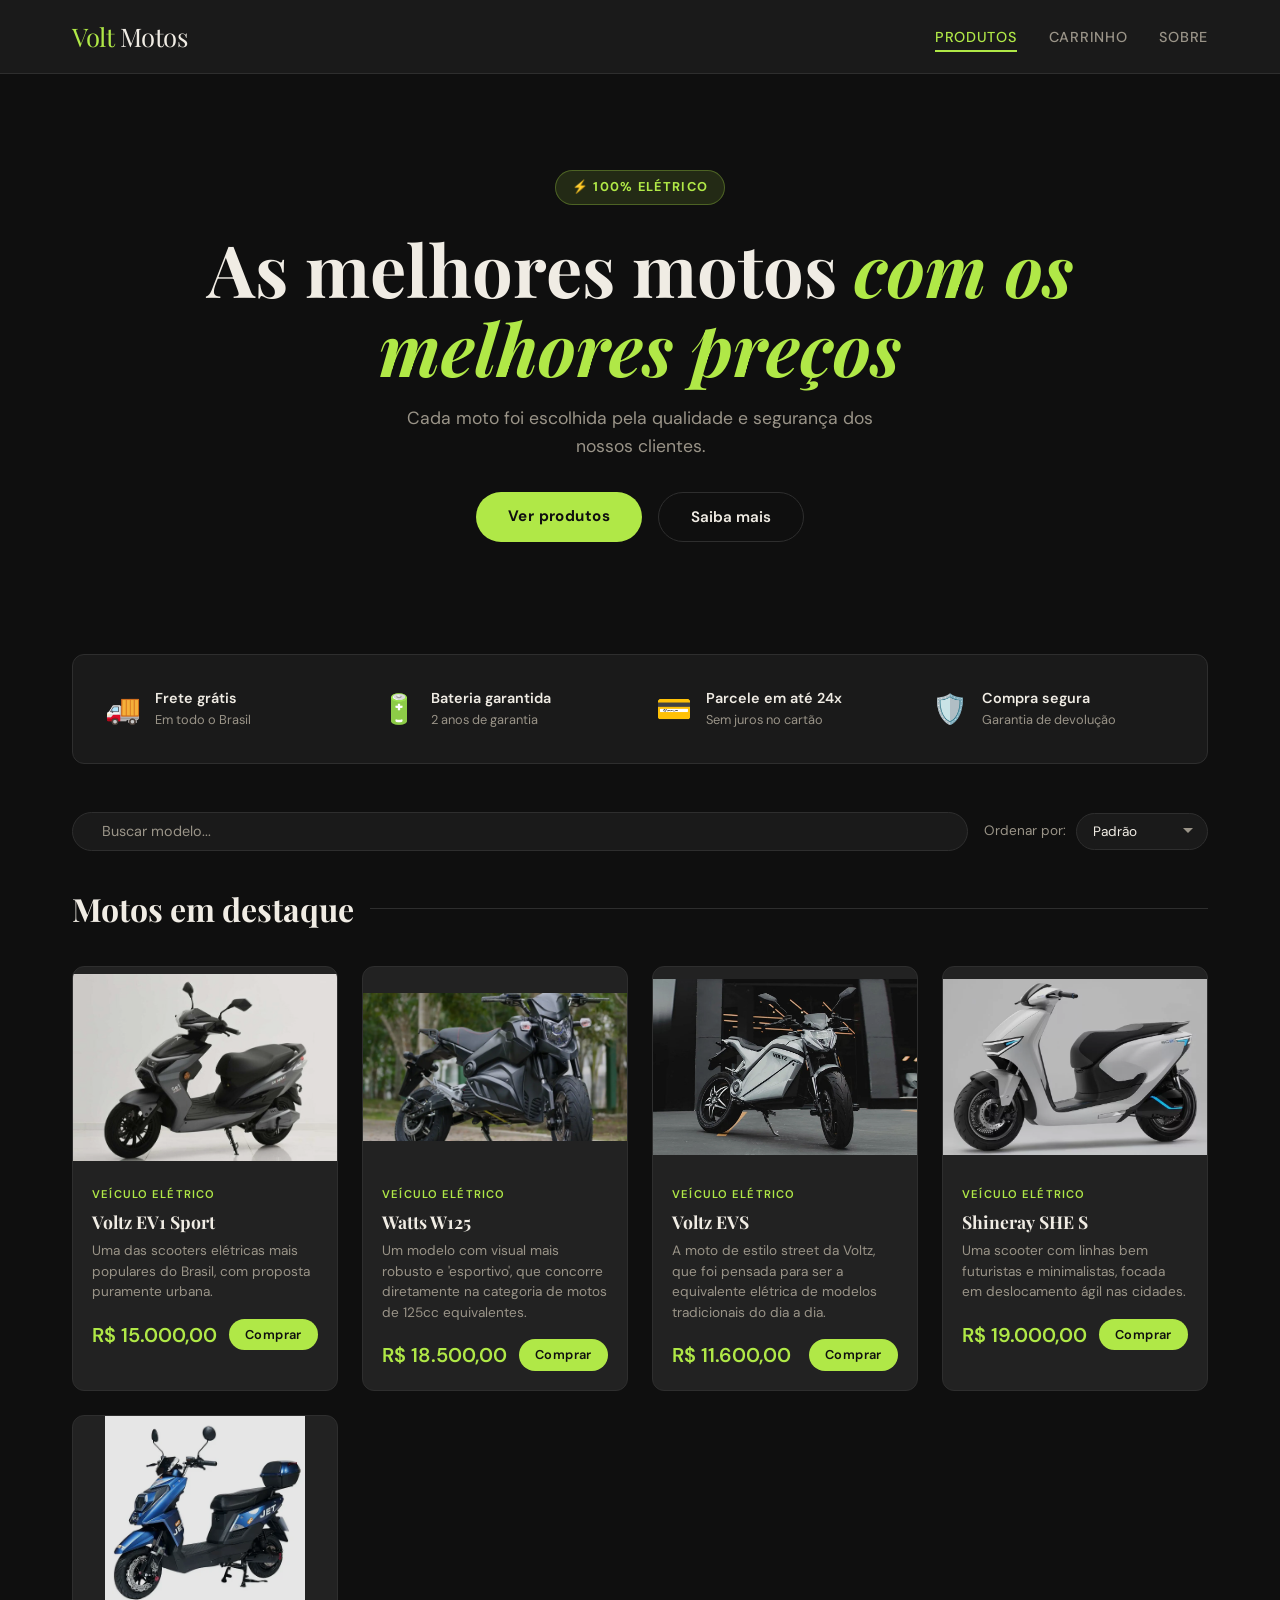
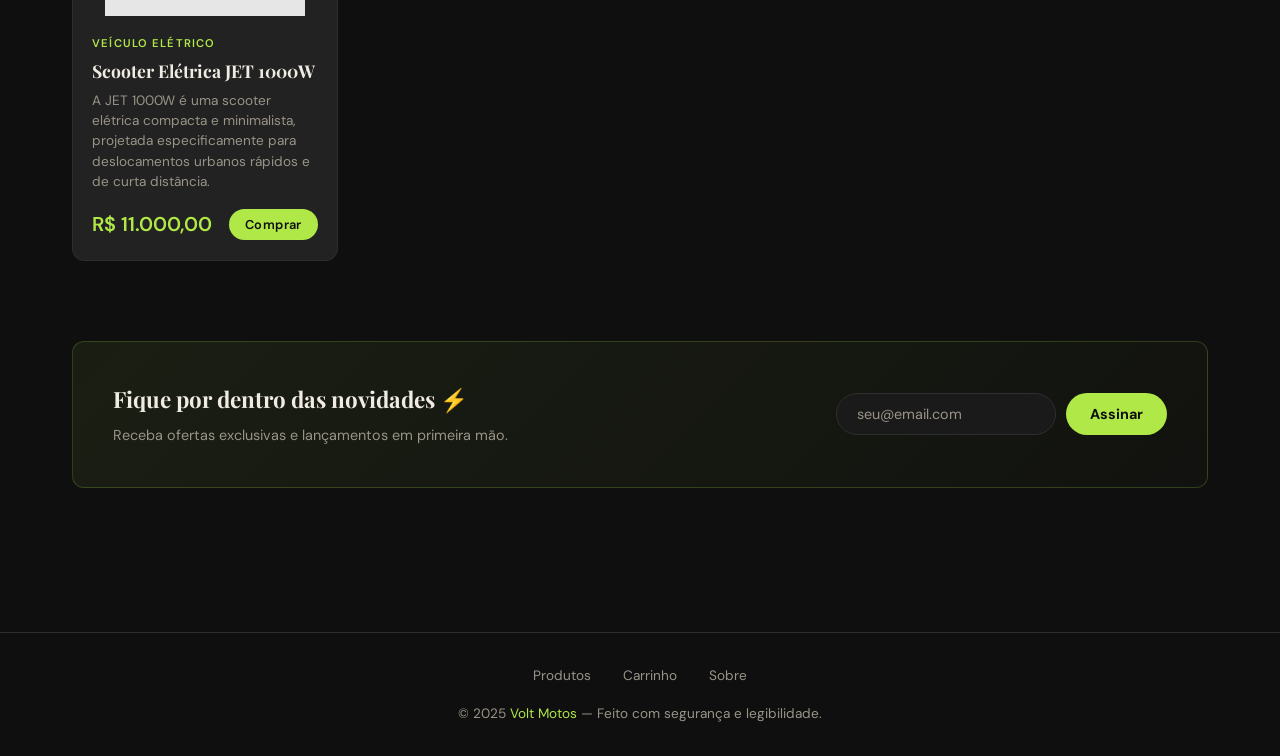
<file: index.html>
<!DOCTYPE html>
<html lang="pt-BR">
<head>
  <meta charset="UTF-8" />
  <meta name="viewport" content="width=device-width, initial-scale=1.0" />
  <title>Volt Motos — Produtos</title>
  <!-- CSS EXTERNO -->
  <link rel="stylesheet" href="src/css/estilo.css" />

  <!-- Basic Icons -->
  <link href="https://cdn.boxicons.com/3.0.8/fonts/basic/boxicons.min.css" rel="stylesheet">
  <!-- Filled Icons -->
  <link href="https://cdn.boxicons.com/3.0.8/fonts/filled/boxicons-filled.min.css" rel="stylesheet">
  <!-- Brand Icons -->
  <link href="https://cdn.boxicons.com/3.0.8/fonts/brands/boxicons-brands.min.css" rel="stylesheet">
</head>
<body>

  <header>
    <nav>
      <a class="logo" href="/index.html">Volt <span>Motos</span></a>
      <ul>
        <li><a href="/index.html" class="ativo"><i class="bx bx-shopping-bag"></i> Produtos</a></li>
        <li><a href="/src/pages/loja.html"><i class="bx bx-cart"></i> Carrinho</a></li>
        <li><a href="/src/pages/sobre.html"><i class="bx-globe-alt-2"></i> Sobre</a></li>
      </ul>
    </nav>
  </header>

  <main>
    <section class="hero">
      <div class="hero-badge">⚡ 100% Elétrico</div>
      <h1>As melhores motos <em>com os melhores preços</em></h1>
      <p>Cada moto foi escolhida pela qualidade e segurança dos nossos clientes.</p>
      <div class="hero-btns">
        <a href="#grade-produtos" class="btn-hero-primario">Ver produtos</a>
        <a href="/src/pages/sobre.html" class="btn-hero-secundario">Saiba mais</a>
      </div>
    </section>

    <!-- VANTAGENS -->
    <section class="vantagens" aria-label="Vantagens">
      <div class="vantagem-item">
        <span class="vantagem-icone">🚚</span>
        <div>
          <strong>Frete grátis</strong>
          <p>Em todo o Brasil</p>
        </div>
      </div>
      <div class="vantagem-item">
        <span class="vantagem-icone">🔋</span>
        <div>
          <strong>Bateria garantida</strong>
          <p>2 anos de garantia</p>
        </div>
      </div>
      <div class="vantagem-item">
        <span class="vantagem-icone">💳</span>
        <div>
          <strong>Parcele em até 24x</strong>
          <p>Sem juros no cartão</p>
        </div>
      </div>
      <div class="vantagem-item">
        <span class="vantagem-icone">🛡️</span>
        <div>
          <strong>Compra segura</strong>
          <p>Garantia de devolução</p>
        </div>
      </div>
    </section>

    <!-- BUSCA E FILTRO -->
    <div class="barra-filtros">
      <div class="campo-busca">
        <i class="bx bx-search"></i>
        <input
          type="text"
          id="campo-busca"
          placeholder="Buscar modelo..."
          aria-label="Buscar produto"
          oninput="filtrarProdutos()"
        />
      </div>
      <div class="filtros-preco">
        <span class="filtro-label">Ordenar por:</span>
        <select id="select-ordem" onchange="filtrarProdutos()" aria-label="Ordenar produtos">
          <option value="padrao">Padrão</option>
          <option value="menor">Menor preço</option>
          <option value="maior">Maior preço</option>
        </select>
      </div>
    </div>

    <h2 class="section-titulo">Motos em destaque</h2>

    <!-- Os cards são inseridos aqui via JavaScript/DOM -->
    <section id="grade-produtos" aria-label="Grade de produtos"></section>

    <p id="sem-resultados" class="sem-resultados" style="display:none;">
      Nenhuma moto encontrada para "<span id="termo-buscado"></span>".
    </p>

    <!-- NEWSLETTER -->
    <section class="newsletter">
      <div class="newsletter-conteudo">
        <div>
          <h3>Fique por dentro das novidades ⚡</h3>
          <p>Receba ofertas exclusivas e lançamentos em primeira mão.</p>
        </div>
        <form class="newsletter-form" onsubmit="assinarNewsletter(event)">
          <input type="email" placeholder="seu@email.com" required aria-label="E-mail para newsletter" />
          <button type="submit">Assinar</button>
        </form>
      </div>
    </section>
  </main>

  <footer>
    <div class="footer-links">
      <a href="/index.html">Produtos</a>
      <a href="/src/pages/loja.html">Carrinho</a>
      <a href="/src/pages/sobre.html">Sobre</a>
    </div>
    <p>© 2025 <span>Volt Motos</span> — Feito com segurança e legibilidade.</p>
  </footer>

  <!-- JS EXTERNO -->
  <script src="src/js/script.js"></script>
</body>
</html>
</file>
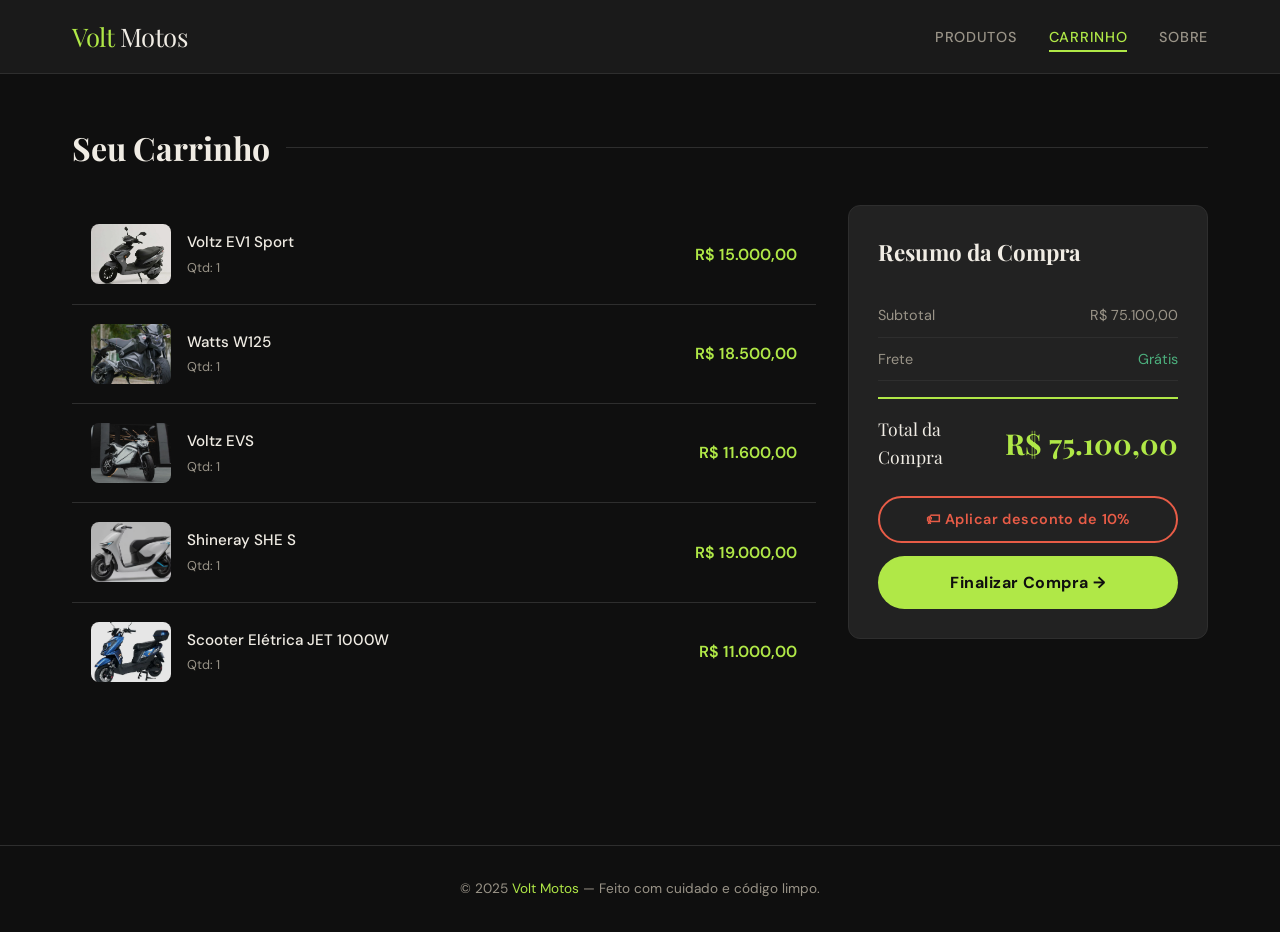
<file: src/pages/loja.html>
<!DOCTYPE html>
<html lang="pt-BR">
<head>
  <meta charset="UTF-8" />
  <meta name="viewport" content="width=device-width, initial-scale=1.0" />
  <title>Volt Motos — Carrinho</title>
  <link rel="stylesheet" href="/src/css/estilo.css" />

  <!-- Basic Icons -->
  <link href="https://cdn.boxicons.com/3.0.8/fonts/basic/boxicons.min.css" rel="stylesheet">
  <!-- Filled Icons -->
  <link href="https://cdn.boxicons.com/3.0.8/fonts/filled/boxicons-filled.min.css" rel="stylesheet">
  <!-- Brand Icons -->
  <link href="https://cdn.boxicons.com/3.0.8/fonts/brands/boxicons-brands.min.css" rel="stylesheet">
</head>
<body>

  <header>
    <nav>
      <a class="logo" href="/index.html">Volt <span>Motos</span></a>
      <ul>
        <li><a href="/index.html"><i class="bx bx-shopping-bag"></i> Produtos</a></li>
        <li><a href="loja.html"><i class="bx bx-cart"></i> Carrinho</a></li>
        <li><a href="sobre.html"><i class="bx-globe-alt-2"></i> Sobre</a></li>
      </ul>
    </nav>
  </header>

  <main>
    <h1 class="section-titulo">Seu Carrinho</h1>

    <div class="carrinho-wrapper">

      <!-- Lista de itens — populada via JavaScript/DOM -->
      <section aria-label="Itens do carrinho">
        <ul id="lista-carrinho" style="list-style:none; padding:0;">
          <!-- Itens inseridos dinamicamente -->
        </ul>
      </section>

      <!-- Resumo financeiro -->
      <aside class="resumo-financeiro">
        <h2 class="resumo-titulo">Resumo da Compra</h2>

        <div class="resumo-linha">
          <span>Subtotal</span>
          <span id="subtotal">R$ 0,00</span>
        </div>

        <div class="resumo-linha">
          <span>Frete</span>
          <span style="color: var(--cor-sucesso);">Grátis</span>
        </div>

        <!-- Linha de desconto — oculta até aplicar -->
        <div
          class="resumo-linha"
          id="linha-desconto"
          style="display: none;"
        >
          <span>Desconto (10%)</span>
          <span></span>
        </div>

        <div class="resumo-total">
          <span class="resumo-total-label">Total da Compra</span>
          <!-- Elemento atualizado via DOM com o valor calculado pelo Reduce -->
          <span id="total-compra">R$ 0,00</span>
        </div>

        <!-- Botão de desconto usando Reduce -->
        <button class="btn-desconto" id="btn-desconto">
          🏷 Aplicar desconto de 10%
        </button>

        <button class="btn-finalizar">
          Finalizar Compra →
        </button>
      </aside>

    </div>
  </main>

  <footer>
    <p>© 2025 <span>Volt Motos</span> — Feito com cuidado e código limpo.</p>
  </footer>

  <script src="/src/js/script.js"></script>
</body>
</html>
</file>
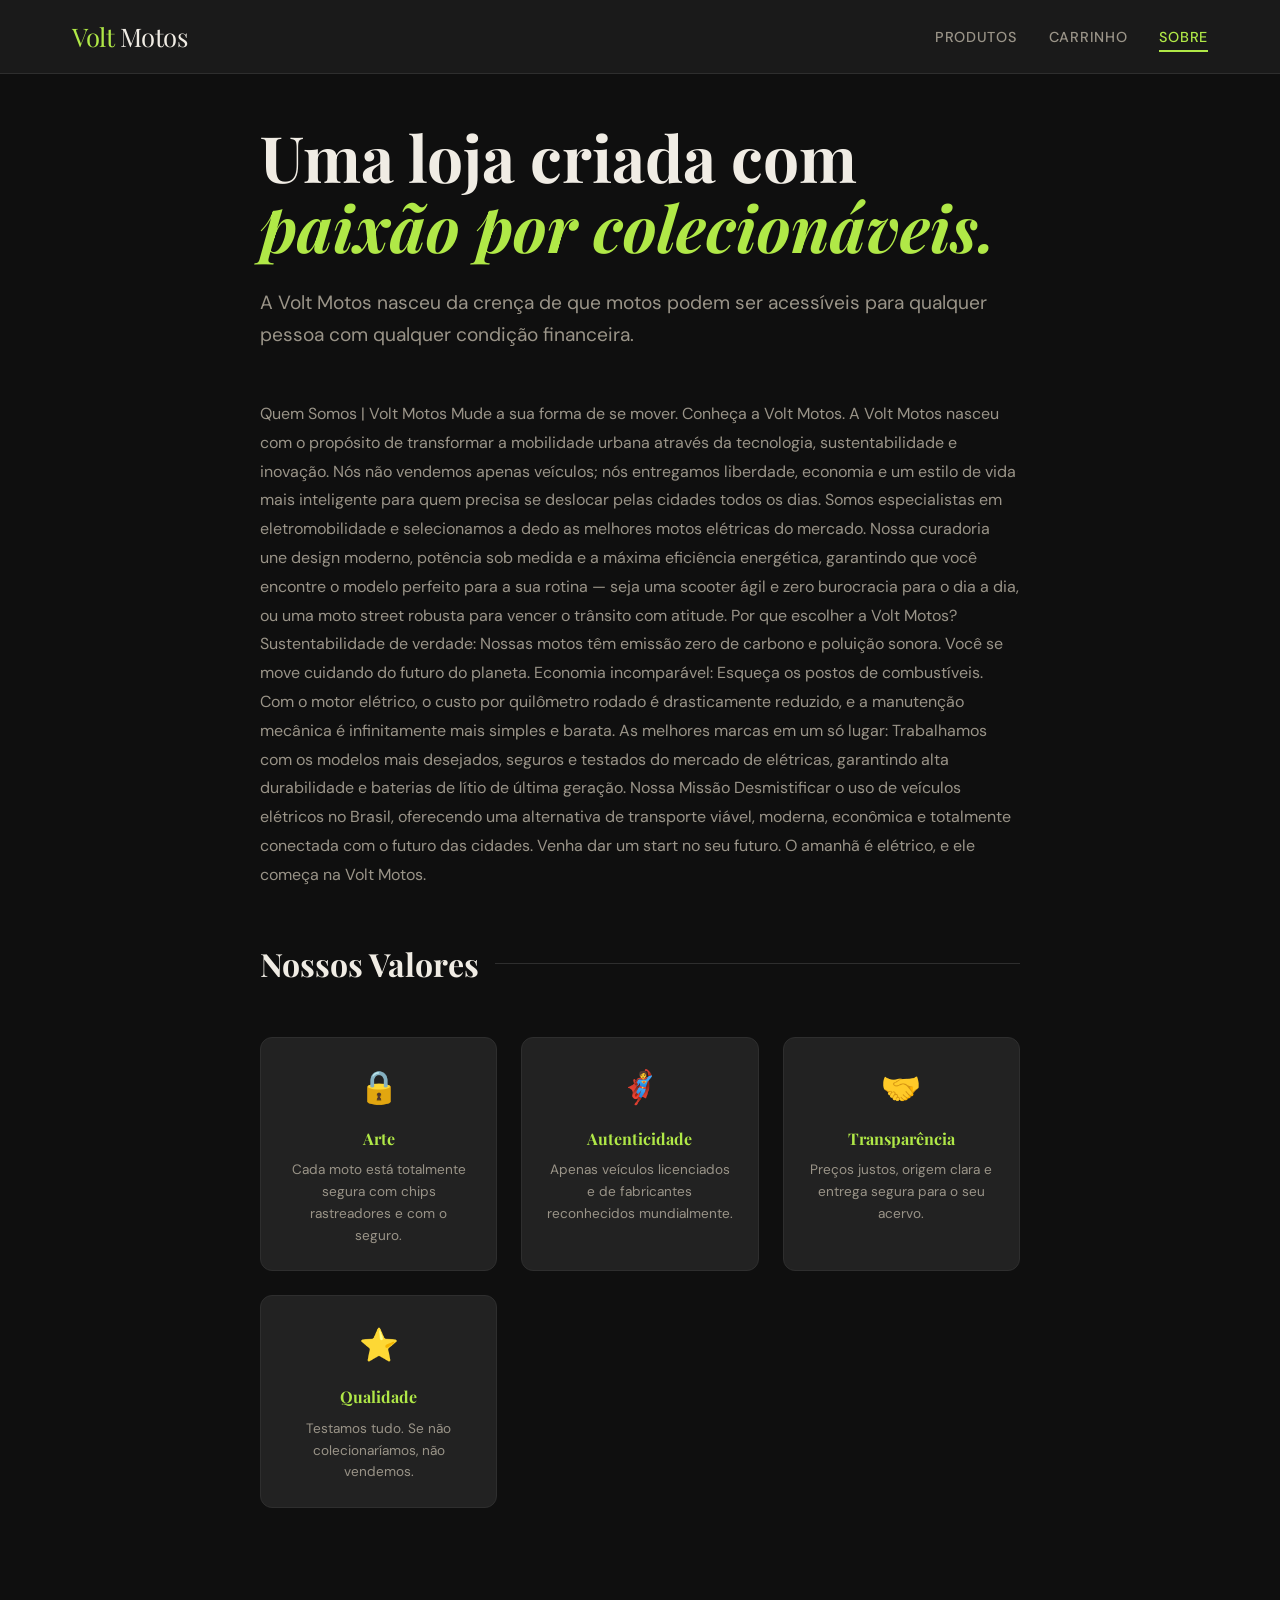
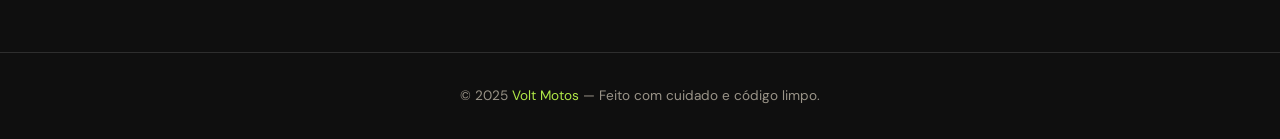
<file: src/pages/sobre.html>
<!DOCTYPE html>
<html lang="pt-BR">
<head>
  <meta charset="UTF-8" />
  <meta name="viewport" content="width=device-width, initial-scale=1.0" />
  <title>Volt Motos — Nossa História</title>
  <link rel="stylesheet" href="/src/css/estilo.css"/>

  <!-- Basic Icons -->
  <link href="https://cdn.boxicons.com/3.0.8/fonts/basic/boxicons.min.css" rel="stylesheet">
  <!-- Filled Icons -->
  <link href="https://cdn.boxicons.com/3.0.8/fonts/filled/boxicons-filled.min.css" rel="stylesheet">
  <!-- Brand Icons -->
  <link href="https://cdn.boxicons.com/3.0.8/fonts/brands/boxicons-brands.min.css" rel="stylesheet">
</head>
<body>

  <header>
    <nav>
      <a class="logo" href="/index.html">Volt <span>Motos</span></a>
      <ul>
        <li><a href="/index.html"><i class="bx bx-shopping-bag"></i> Produtos</a></li>
        <li><a href="loja.html"><i class="bx bx-cart"></i> Carrinho</a></li>
        <li><a href="sobre.html"><i class="bx-globe-alt-2"></i> Sobre</a></li>
      </ul>
    </nav>
  </header>

  <main>
    <article class="sobre-hero">

      <h1>Uma loja criada com <em>paixão por colecionáveis.</em></h1>
      <p class="lead">
        A Volt Motos nasceu da crença de que motos podem ser acessíveis para qualquer pessoa com qualquer condição financeira.
      </p>

      <section class="sobre-historia">
        <p>
          Quem Somos | Volt Motos
Mude a sua forma de se mover. Conheça a Volt Motos.
A Volt Motos nasceu com o propósito de transformar a mobilidade urbana através da tecnologia, sustentabilidade e inovação. Nós não vendemos apenas veículos; nós entregamos liberdade, economia e um estilo de vida mais inteligente para quem precisa se deslocar pelas cidades todos os dias.

Somos especialistas em eletromobilidade e selecionamos a dedo as melhores motos elétricas do mercado. Nossa curadoria une design moderno, potência sob medida e a máxima eficiência energética, garantindo que você encontre o modelo perfeito para a sua rotina — seja uma scooter ágil e zero burocracia para o dia a dia, ou uma moto street robusta para vencer o trânsito com atitude.

Por que escolher a Volt Motos?
Sustentabilidade de verdade: Nossas motos têm emissão zero de carbono e poluição sonora. Você se move cuidando do futuro do planeta.

Economia incomparável: Esqueça os postos de combustíveis. Com o motor elétrico, o custo por quilômetro rodado é drasticamente reduzido, e a manutenção mecânica é infinitamente mais simples e barata.

As melhores marcas em um só lugar: Trabalhamos com os modelos mais desejados, seguros e testados do mercado de elétricas, garantindo alta durabilidade e baterias de lítio de última geração.

Nossa Missão
Desmistificar o uso de veículos elétricos no Brasil, oferecendo uma alternativa de transporte viável, moderna, econômica e totalmente conectada com o futuro das cidades.

Venha dar um start no seu futuro. O amanhã é elétrico, e ele começa na Volt Motos.  
        </p>
      </section>

      <section aria-label="Nossos valores">
        <h2 class="section-titulo" style="margin-top: 3rem;">Nossos Valores</h2>
        <div class="sobre-valores">
          <div class="valor-card">
            <span class="valor-icone">🔒</span>
            <h3>Arte</h3>
            <p>Cada moto está totalmente segura com chips rastreadores e com o seguro.</p>
          </div>
          <div class="valor-card">
            <span class="valor-icone">🦸</span>
            <h3>Autenticidade</h3>
            <p>Apenas veículos licenciados e de fabricantes reconhecidos mundialmente.</p>
          </div>
          <div class="valor-card">
            <span class="valor-icone">🤝</span>
            <h3>Transparência</h3>
            <p>Preços justos, origem clara e entrega segura para o seu acervo.</p>
          </div>
          <div class="valor-card">
            <span class="valor-icone">⭐</span>
            <h3>Qualidade</h3>
            <p>Testamos tudo. Se não colecionaríamos, não vendemos.</p>
          </div>
        </div>
      </section>

    </article>
  </main>

  <footer>
    <p>© 2025 <span>Volt Motos</span> — Feito com cuidado e código limpo.</p>
  </footer>

  <script src="/src/js/script.js"></script>
</body>
</html>
</file>
<file: src/css/estilo.css>
@import url('https://fonts.googleapis.com/css2?family=Playfair+Display:wght@700;900&family=DM+Sans:wght@300;400;500;600&display=swap');

:root {
  --cor-fundo: #0f0f0f;
  --cor-superficie: #1a1a1a;
  --cor-card: #222222;
  --cor-borda: #2e2e2e;
  --cor-acento: #b0e847;
  --cor-acento2: #fafafa;
  --cor-texto: #f0ece4;
  --cor-texto-suave: #9a9488;
  --cor-sucesso: #4caf7d;
  --cor-desconto: #e85c47;
  --fonte-titulo: 'Playfair Display', serif;
  --fonte-corpo: 'DM Sans', sans-serif;
  --raio: 12px;
  --sombra: 0 8px 32px rgba(0,0,0,0.4);
  --transicao: all 0.3s cubic-bezier(0.4, 0, 0.2, 1);
}

* {
  margin: 0;
  padding: 0;
  box-sizing: border-box;
}

html {
  scroll-behavior: smooth;
}

body {
  background-color: var(--cor-fundo);
  color: var(--cor-texto);
  font-family: var(--fonte-corpo);
  font-weight: 400;
  line-height: 1.6;
  min-height: 100vh;
}

/* ===== HEADER / NAV ===== */
header {
  background: var(--cor-superficie);
  border-bottom: 1px solid var(--cor-borda);
  position: sticky;
  top: 0;
  z-index: 100;
  backdrop-filter: blur(10px);
}

nav {
  max-width: 1200px;
  margin: 0 auto;
  padding: 1rem 2rem;
  display: flex;
  align-items: center;
  justify-content: space-between;
}

.logo {
  font-family: var(--fonte-titulo);
  font-size: 1.6rem;
  color: var(--cor-acento);
  text-decoration: none;
  letter-spacing: -0.5px;
}

.logo span {
  color: var(--cor-texto);
}

nav ul {
  list-style: none;
  display: flex;
  gap: 2rem;
}

nav ul li a {
  color: var(--cor-texto-suave);
  text-decoration: none;
  font-weight: 500;
  font-size: 0.9rem;
  letter-spacing: 0.05em;
  text-transform: uppercase;
  transition: var(--transicao);
  padding: 0.3rem 0;
  border-bottom: 2px solid transparent;
}

nav ul li a:hover,
nav ul li a.ativo {
  color: var(--cor-acento);
  border-bottom-color: var(--cor-acento);
}

/* ===== MAIN ===== */
main {
  max-width: 1200px;
  margin: 0 auto;
  padding: 3rem 2rem;
}

/* ===== HERO ===== */
.hero {
  text-align: center;
  margin-bottom: 4rem;
  padding: 3rem 0;
}

.hero h1 {
  font-family: var(--fonte-titulo);
  font-size: clamp(2.5rem, 6vw, 4.5rem);
  line-height: 1.1;
  margin-bottom: 1rem;
  color: var(--cor-texto);
}

.hero h1 em {
  color: var(--cor-acento);
  font-style: italic;
}

.hero p {
  color: var(--cor-texto-suave);
  font-size: 1.1rem;
  max-width: 500px;
  margin: 0 auto;
}

/* ===== SECTION TITLE ===== */
.section-titulo {
  font-family: var(--fonte-titulo);
  font-size: 2rem;
  margin-bottom: 2rem;
  color: var(--cor-texto);
  display: flex;
  align-items: center;
  gap: 1rem;
}

.section-titulo::after {
  content: '';
  flex: 1;
  height: 1px;
  background: var(--cor-borda);
}

/* ===== GRID DE PRODUTOS ===== */
#grade-produtos {
  display: grid;
  grid-template-columns: repeat(auto-fill, minmax(220px, 1fr));
  gap: 1.5rem;
}

/* ===== CARD DE PRODUTO ===== */
.card-produto {
  background: var(--cor-card);
  border: 1px solid var(--cor-borda);
  border-radius: var(--raio);
  overflow: hidden;
  transition: var(--transicao);
  cursor: pointer;
  animation: fadeInUp 0.5s ease both;
}

.card-produto:hover {
  border-color: var(--cor-acento);
  transform: translateY(-6px);
  box-shadow: var(--sombra), 0 0 0 1px var(--cor-acento);
}

.card-produto img {
  width: 100%;
  height: 200px;
  object-fit: contain;
  object-position: center;
  display: block;
  filter: brightness(0.9);
  transition: var(--transicao);
}

.card-produto:hover img {
  filter: brightness(1.05);
}

.card-info {
  padding: 1.2rem;
}

.card-categoria {
  font-size: 0.7rem;
  text-transform: uppercase;
  letter-spacing: 0.1em;
  color: var(--cor-acento);
  font-weight: 600;
  margin-bottom: 0.4rem;
}

.card-nome {
  font-family: var(--fonte-titulo);
  font-size: 1.1rem;
  margin-bottom: 0.5rem;
  color: var(--cor-texto);
  line-height: 1.3;
}

.card-descricao {
  font-size: 0.85rem;
  color: var(--cor-texto-suave);
  margin-bottom: 1rem;
  line-height: 1.5;
}

.card-rodape {
  display: flex;
  align-items: center;
  justify-content: space-between;
}

.card-preco {
  font-size: 1.25rem;
  font-weight: 600;
  color: var(--cor-acento);
}

.btn-comprar {
  background: var(--cor-acento);
  color: var(--cor-fundo);
  border: none;
  padding: 0.45rem 1rem;
  border-radius: 50px;
  font-family: var(--fonte-corpo);
  font-size: 0.8rem;
  font-weight: 600;
  cursor: pointer;
  transition: var(--transicao);
  letter-spacing: 0.03em;
}

.btn-comprar:hover {
  background: var(--cor-acento2);
  transform: scale(1.05);
}

/* ===== CARRINHO ===== */
.carrinho-wrapper {
  display: grid;
  grid-template-columns: 1fr 360px;
  gap: 2rem;
  align-items: start;
}

@media (max-width: 768px) {
  .carrinho-wrapper {
    grid-template-columns: 1fr;
  }
}

.lista-carrinho {
  background: var(--cor-card);
  border: 1px solid var(--cor-borda);
  border-radius: var(--raio);
  overflow: hidden;
}

.item-carrinho {
  display: grid;
  grid-template-columns: 80px 1fr auto;
  gap: 1rem;
  align-items: center;
  padding: 1.2rem;
  border-bottom: 1px solid var(--cor-borda);
  transition: var(--transicao);
}

.item-carrinho:last-child {
  border-bottom: none;
}

.item-carrinho:hover {
  background: rgba(232, 197, 71, 0.04);
}

.item-img {
  width: 80px;
  height: 60px;
  object-fit: cover;
  border-radius: 8px;
  filter: brightness(0.9);
}

.item-nome {
  font-weight: 500;
  font-size: 0.95rem;
  margin-bottom: 0.2rem;
}

.item-qtd {
  font-size: 0.8rem;
  color: var(--cor-texto-suave);
}

.item-preco {
  font-weight: 600;
  color: var(--cor-acento);
  font-size: 1rem;
  white-space: nowrap;
}

/* ===== RESUMO FINANCEIRO ===== */
.resumo-financeiro {
  background: var(--cor-card);
  border: 1px solid var(--cor-borda);
  border-radius: var(--raio);
  padding: 1.8rem;
  position: sticky;
  top: 90px;
}

.resumo-titulo {
  font-family: var(--fonte-titulo);
  font-size: 1.4rem;
  margin-bottom: 1.5rem;
  color: var(--cor-texto);
}

.resumo-linha {
  display: flex;
  justify-content: space-between;
  align-items: center;
  padding: 0.6rem 0;
  font-size: 0.9rem;
  color: var(--cor-texto-suave);
  border-bottom: 1px solid var(--cor-borda);
}

.resumo-linha:last-of-type {
  border-bottom: none;
}

.resumo-total {
  display: flex;
  justify-content: space-between;
  align-items: center;
  margin-top: 1rem;
  padding-top: 1rem;
  border-top: 2px solid var(--cor-acento);
}

.resumo-total-label {
  font-family: var(--fonte-titulo);
  font-size: 1.1rem;
  color: var(--cor-texto);
}

#total-compra {
  font-family: var(--fonte-titulo);
  font-size: 1.8rem;
  color: var(--cor-acento);
  font-weight: 700;
}

.btn-desconto {
  width: 100%;
  margin-top: 1.5rem;
  background: transparent;
  border: 2px solid var(--cor-desconto);
  color: var(--cor-desconto);
  padding: 0.8rem;
  border-radius: 50px;
  font-family: var(--fonte-corpo);
  font-size: 0.9rem;
  font-weight: 600;
  cursor: pointer;
  transition: var(--transicao);
  letter-spacing: 0.03em;
  display: flex;
  align-items: center;
  justify-content: center;
  gap: 0.5rem;
}

.btn-desconto:hover {
  background: var(--cor-desconto);
  color: white;
  transform: scale(1.02);
}

.btn-desconto:disabled {
  opacity: 0.5;
  cursor: not-allowed;
  transform: none;
}

.badge-desconto {
  display: inline-block;
  background: var(--cor-desconto);
  color: white;
  font-size: 0.7rem;
  padding: 0.15rem 0.5rem;
  border-radius: 50px;
  font-weight: 700;
}

.btn-finalizar {
  width: 100%;
  margin-top: 0.8rem;
  background: var(--cor-acento);
  border: none;
  color: var(--cor-fundo);
  padding: 1rem;
  border-radius: 50px;
  font-family: var(--fonte-corpo);
  font-size: 1rem;
  font-weight: 700;
  cursor: pointer;
  transition: var(--transicao);
  letter-spacing: 0.03em;
}

.btn-finalizar:hover {
  background: var(--cor-acento2);
  transform: scale(1.02);
}

/* ===== SOBRE ===== */
.sobre-hero {
  max-width: 760px;
  margin: 0 auto;
}

.sobre-hero h1 {
  font-family: var(--fonte-titulo);
  font-size: clamp(2.5rem, 5vw, 4rem);
  line-height: 1.1;
  margin-bottom: 1.5rem;
}

.sobre-hero h1 em {
  color: var(--cor-acento);
  font-style: italic;
}

.sobre-hero .lead {
  font-size: 1.2rem;
  color: var(--cor-texto-suave);
  margin-bottom: 3rem;
  line-height: 1.7;
}

.sobre-historia p {
  font-size: 1rem;
  line-height: 1.8;
  color: var(--cor-texto-suave);
  margin-bottom: 1.5rem;
}

.sobre-historia p strong {
  color: var(--cor-texto);
}

.sobre-valores {
  display: grid;
  grid-template-columns: repeat(auto-fit, minmax(180px, 1fr));
  gap: 1.5rem;
  margin-top: 3rem;
}

.valor-card {
  background: var(--cor-card);
  border: 1px solid var(--cor-borda);
  border-radius: var(--raio);
  padding: 1.5rem;
  text-align: center;
  transition: var(--transicao);
}

.valor-card:hover {
  border-color: var(--cor-acento);
  transform: translateY(-4px);
}

.valor-icone {
  font-size: 2rem;
  margin-bottom: 0.8rem;
  display: block;
}

.valor-card h3 {
  font-family: var(--fonte-titulo);
  font-size: 1rem;
  color: var(--cor-acento);
  margin-bottom: 0.5rem;
}

.valor-card p {
  font-size: 0.85rem;
  color: var(--cor-texto-suave);
}

/* ===== FOOTER ===== */
footer {
  margin-top: 6rem;
  border-top: 1px solid var(--cor-borda);
  text-align: center;
  padding: 2rem;
  color: var(--cor-texto-suave);
  font-size: 0.85rem;
}

footer span {
  color: var(--cor-acento);
}

/* ===== ANIMAÇÕES ===== */
@keyframes fadeInUp {
  from {
    opacity: 0;
    transform: translateY(24px);
  }
  to {
    opacity: 1;
    transform: translateY(0);
  }
}

.card-produto:nth-child(1) { animation-delay: 0.05s; }
.card-produto:nth-child(2) { animation-delay: 0.1s; }
.card-produto:nth-child(3) { animation-delay: 0.15s; }
.card-produto:nth-child(4) { animation-delay: 0.2s; }
.card-produto:nth-child(5) { animation-delay: 0.25s; }

/* ===== NOTIFICAÇÃO ===== */
.notificacao {
  position: fixed;
  bottom: 2rem;
  right: 2rem;
  background: var(--cor-sucesso);
  color: white;
  padding: 0.8rem 1.5rem;
  border-radius: 50px;
  font-size: 0.9rem;
  font-weight: 600;
  box-shadow: 0 4px 20px rgba(76, 175, 125, 0.4);
  transform: translateY(100px);
  opacity: 0;
  transition: all 0.4s cubic-bezier(0.34, 1.56, 0.64, 1);
  z-index: 999;
}

.notificacao.visivel {
  transform: translateY(0);
  opacity: 1;
}

/* ===== HERO — MELHORIAS ===== */
.hero-badge {
  display: inline-block;
  background: rgba(176, 232, 71, 0.12);
  border: 1px solid rgba(176, 232, 71, 0.3);
  color: var(--cor-acento);
  font-size: 0.8rem;
  font-weight: 700;
  letter-spacing: 0.1em;
  text-transform: uppercase;
  padding: 0.4rem 1rem;
  border-radius: 50px;
  margin-bottom: 1.5rem;
}

.hero-btns {
  display: flex;
  gap: 1rem;
  justify-content: center;
  margin-top: 2rem;
  flex-wrap: wrap;
}

.btn-hero-primario {
  background: var(--cor-acento);
  color: var(--cor-fundo);
  padding: 0.75rem 2rem;
  border-radius: 50px;
  font-weight: 700;
  font-size: 0.95rem;
  text-decoration: none;
  transition: var(--transicao);
  letter-spacing: 0.03em;
}

.btn-hero-primario:hover {
  background: var(--cor-acento2);
  transform: scale(1.04);
}

.btn-hero-secundario {
  background: transparent;
  color: var(--cor-texto);
  padding: 0.75rem 2rem;
  border-radius: 50px;
  font-weight: 600;
  font-size: 0.95rem;
  text-decoration: none;
  border: 1px solid var(--cor-borda);
  transition: var(--transicao);
}

.btn-hero-secundario:hover {
  border-color: var(--cor-acento);
  color: var(--cor-acento);
}

/* ===== VANTAGENS ===== */
.vantagens {
  display: grid;
  grid-template-columns: repeat(auto-fit, minmax(200px, 1fr));
  gap: 1rem;
  margin-bottom: 3rem;
  padding: 1.5rem;
  background: var(--cor-superficie);
  border: 1px solid var(--cor-borda);
  border-radius: var(--raio);
}

.vantagem-item {
  display: flex;
  align-items: center;
  gap: 0.9rem;
  padding: 0.5rem;
}

.vantagem-icone {
  font-size: 1.8rem;
  line-height: 1;
  flex-shrink: 0;
}

.vantagem-item strong {
  display: block;
  font-size: 0.9rem;
  color: var(--cor-texto);
  font-weight: 600;
}

.vantagem-item p {
  font-size: 0.8rem;
  color: var(--cor-texto-suave);
  margin: 0;
}

/* ===== BARRA DE FILTROS ===== */
.barra-filtros {
  display: flex;
  align-items: center;
  gap: 1rem;
  margin-bottom: 2rem;
  flex-wrap: wrap;
}

.campo-busca {
  flex: 1;
  min-width: 200px;
  display: flex;
  align-items: center;
  gap: 0.6rem;
  background: var(--cor-superficie);
  border: 1px solid var(--cor-borda);
  border-radius: 50px;
  padding: 0.6rem 1.2rem;
  transition: var(--transicao);
}

.campo-busca:focus-within {
  border-color: var(--cor-acento);
  box-shadow: 0 0 0 3px rgba(176, 232, 71, 0.1);
}

.campo-busca i {
  color: var(--cor-texto-suave);
  font-size: 1.1rem;
  flex-shrink: 0;
}

.campo-busca input {
  background: transparent;
  border: none;
  outline: none;
  color: var(--cor-texto);
  font-family: var(--fonte-corpo);
  font-size: 0.9rem;
  width: 100%;
}

.campo-busca input::placeholder {
  color: var(--cor-texto-suave);
}

.filtros-preco {
  display: flex;
  align-items: center;
  gap: 0.6rem;
  flex-shrink: 0;
}

.filtro-label {
  font-size: 0.85rem;
  color: var(--cor-texto-suave);
  white-space: nowrap;
}

.filtros-preco select {
  background: var(--cor-superficie);
  border: 1px solid var(--cor-borda);
  color: var(--cor-texto);
  font-family: var(--fonte-corpo);
  font-size: 0.85rem;
  padding: 0.55rem 1rem;
  border-radius: 50px;
  outline: none;
  cursor: pointer;
  transition: var(--transicao);
  appearance: none;
  padding-right: 2rem;
  background-image: url("data:image/svg+xml,%3Csvg xmlns='http://www.w3.org/2000/svg' width='12' height='8' viewBox='0 0 12 8'%3E%3Cpath fill='%239a9488' d='M1 1l5 5 5-5'/%3E%3C/svg%3E");
  background-repeat: no-repeat;
  background-position: right 0.8rem center;
}

.filtros-preco select:focus {
  border-color: var(--cor-acento);
}

/* ===== SEM RESULTADOS ===== */
.sem-resultados {
  text-align: center;
  color: var(--cor-texto-suave);
  font-size: 1rem;
  padding: 3rem;
}

.sem-resultados span {
  color: var(--cor-acento);
  font-weight: 600;
}

/* ===== NEWSLETTER ===== */
.newsletter {
  margin-top: 5rem;
  background: linear-gradient(135deg, rgba(176, 232, 71, 0.07), rgba(176, 232, 71, 0.02));
  border: 1px solid rgba(176, 232, 71, 0.2);
  border-radius: var(--raio);
  padding: 2.5rem;
}

.newsletter-conteudo {
  display: flex;
  align-items: center;
  justify-content: space-between;
  gap: 2rem;
  flex-wrap: wrap;
}

.newsletter h3 {
  font-family: var(--fonte-titulo);
  font-size: 1.4rem;
  color: var(--cor-texto);
  margin-bottom: 0.4rem;
}

.newsletter p {
  font-size: 0.9rem;
  color: var(--cor-texto-suave);
}

.newsletter-form {
  display: flex;
  gap: 0.6rem;
  flex-wrap: wrap;
  flex-shrink: 0;
}

.newsletter-form input {
  background: var(--cor-superficie);
  border: 1px solid var(--cor-borda);
  color: var(--cor-texto);
  font-family: var(--fonte-corpo);
  font-size: 0.9rem;
  padding: 0.7rem 1.2rem;
  border-radius: 50px;
  outline: none;
  width: 220px;
  transition: var(--transicao);
}

.newsletter-form input:focus {
  border-color: var(--cor-acento);
}

.newsletter-form input::placeholder {
  color: var(--cor-texto-suave);
}

.newsletter-form button {
  background: var(--cor-acento);
  color: var(--cor-fundo);
  border: none;
  padding: 0.7rem 1.5rem;
  border-radius: 50px;
  font-family: var(--fonte-corpo);
  font-size: 0.9rem;
  font-weight: 700;
  cursor: pointer;
  transition: var(--transicao);
  white-space: nowrap;
}

.newsletter-form button:hover {
  background: var(--cor-acento2);
  transform: scale(1.04);
}

/* ===== FOOTER — MELHORIAS ===== */
.footer-links {
  display: flex;
  justify-content: center;
  gap: 2rem;
  margin-bottom: 1rem;
}

.footer-links a {
  color: var(--cor-texto-suave);
  text-decoration: none;
  font-size: 0.85rem;
  transition: var(--transicao);
}

.footer-links a:hover {
  color: var(--cor-acento);
}
</file>
